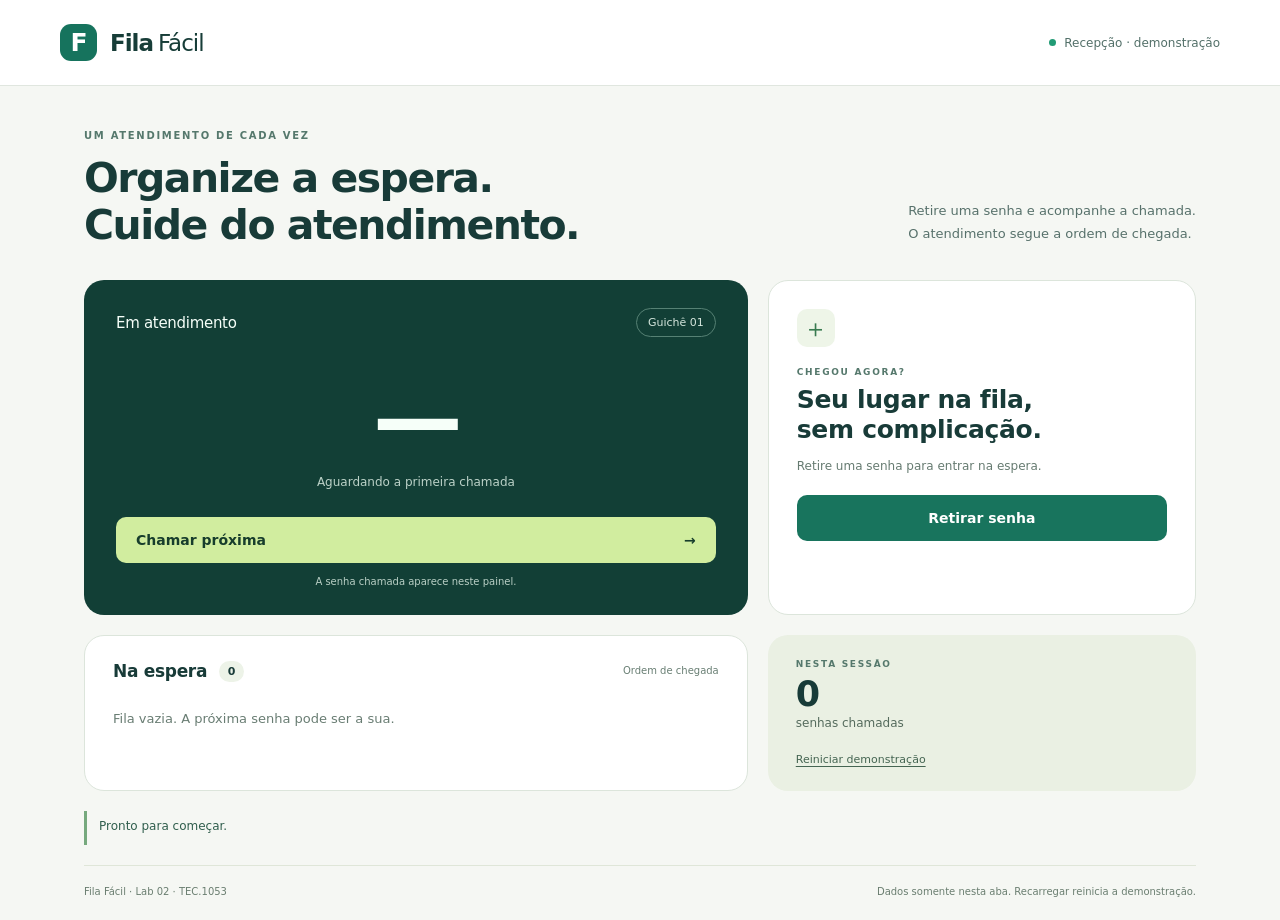
<file: index.html>
<!doctype html>
<html lang="pt-BR">
<head>
  <meta charset="utf-8"><meta name="viewport" content="width=device-width,initial-scale=1">
  <meta name="color-scheme" content="light"><title>Fila Fácil · Recepção</title>
  <link rel="icon" href="data:,"><link rel="stylesheet" href="src/estilo.css">
  <script src="src/fila.js" defer></script><script src="src/app.js" defer></script>
</head>
<body>
  <header class="topo"><a class="marca" href="./"><span class="simbolo" aria-hidden="true">F</span> Fila<span>Fácil</span></a><span class="ambiente"><i></i> Recepção · demonstração</span></header>
  <main>
    <div class="introducao"><div><p class="sobretitulo">UM ATENDIMENTO DE CADA VEZ</p><h1>Organize a espera.<br>Cuide do atendimento.</h1></div><p>Retire uma senha e acompanhe a chamada.<br>O atendimento segue a ordem de chegada.</p></div>
    <div class="grade">
      <section class="painel" aria-labelledby="titulo-painel">
        <div class="linha"><h2 id="titulo-painel">Em atendimento</h2><span class="selo">Guichê 01</span></div>
        <div class="senha-atual" id="senha-atual" aria-live="polite">—</div>
        <p class="legenda" id="legenda-atual">Aguardando a primeira chamada</p>
        <button class="botao chamar" id="chamar" type="button">Chamar próxima <span aria-hidden="true">→</span></button>
        <p class="nota-painel">A senha chamada aparece neste painel.</p>
      </section>
      <section class="emissao" aria-labelledby="titulo-emissao">
        <span class="icone-ticket" aria-hidden="true">＋</span><p class="sobretitulo">CHEGOU AGORA?</p><h2 id="titulo-emissao">Seu lugar na fila, <br>sem complicação.</h2>
        <p>Retire uma senha para entrar na espera.</p>
        <button class="botao emitir" id="emitir" type="button">Retirar senha</button>
        <div class="comprovante" id="comprovante" hidden><span>Sua senha</span><strong id="ultima-emitida"></strong><small>Acompanhe o painel de chamadas.</small></div>
      </section>
      <section class="espera" aria-labelledby="titulo-espera">
        <div class="linha"><h2 id="titulo-espera">Na espera <span id="quantidade" class="contador">0</span></h2><span class="discreto">Ordem de chegada</span></div>
        <p id="fila-vazia" class="vazio">Fila vazia. A próxima senha pode ser a sua.</p><ol id="lista-espera" aria-label="Senhas aguardando"></ol>
      </section>
      <aside class="resumo"><p class="sobretitulo">NESTA SESSÃO</p><strong id="total-chamadas">0</strong><p>senhas chamadas</p><button id="reiniciar" class="link-botao" type="button">Reiniciar demonstração</button></aside>
    </div>
    <p id="mensagem" role="status" aria-live="polite" class="mensagem">Pronto para começar.</p>
    <footer><span>Fila Fácil · Lab 02 · TEC.1053</span><span>Dados somente nesta aba. Recarregar reinicia a demonstração.</span></footer>
  </main>
  <dialog id="confirmacao" aria-labelledby="titulo-confirmacao" aria-describedby="texto-confirmacao"><h2 id="titulo-confirmacao">Reiniciar a fila?</h2><p id="texto-confirmacao">As senhas desta demonstração serão apagadas e a numeração voltará a N001.</p><form method="dialog"><button class="botao cancelar" value="cancelar" autofocus>Cancelar</button><button class="botao confirmar" value="confirmar">Sim, reiniciar</button></form></dialog>
</body></html>
</file>
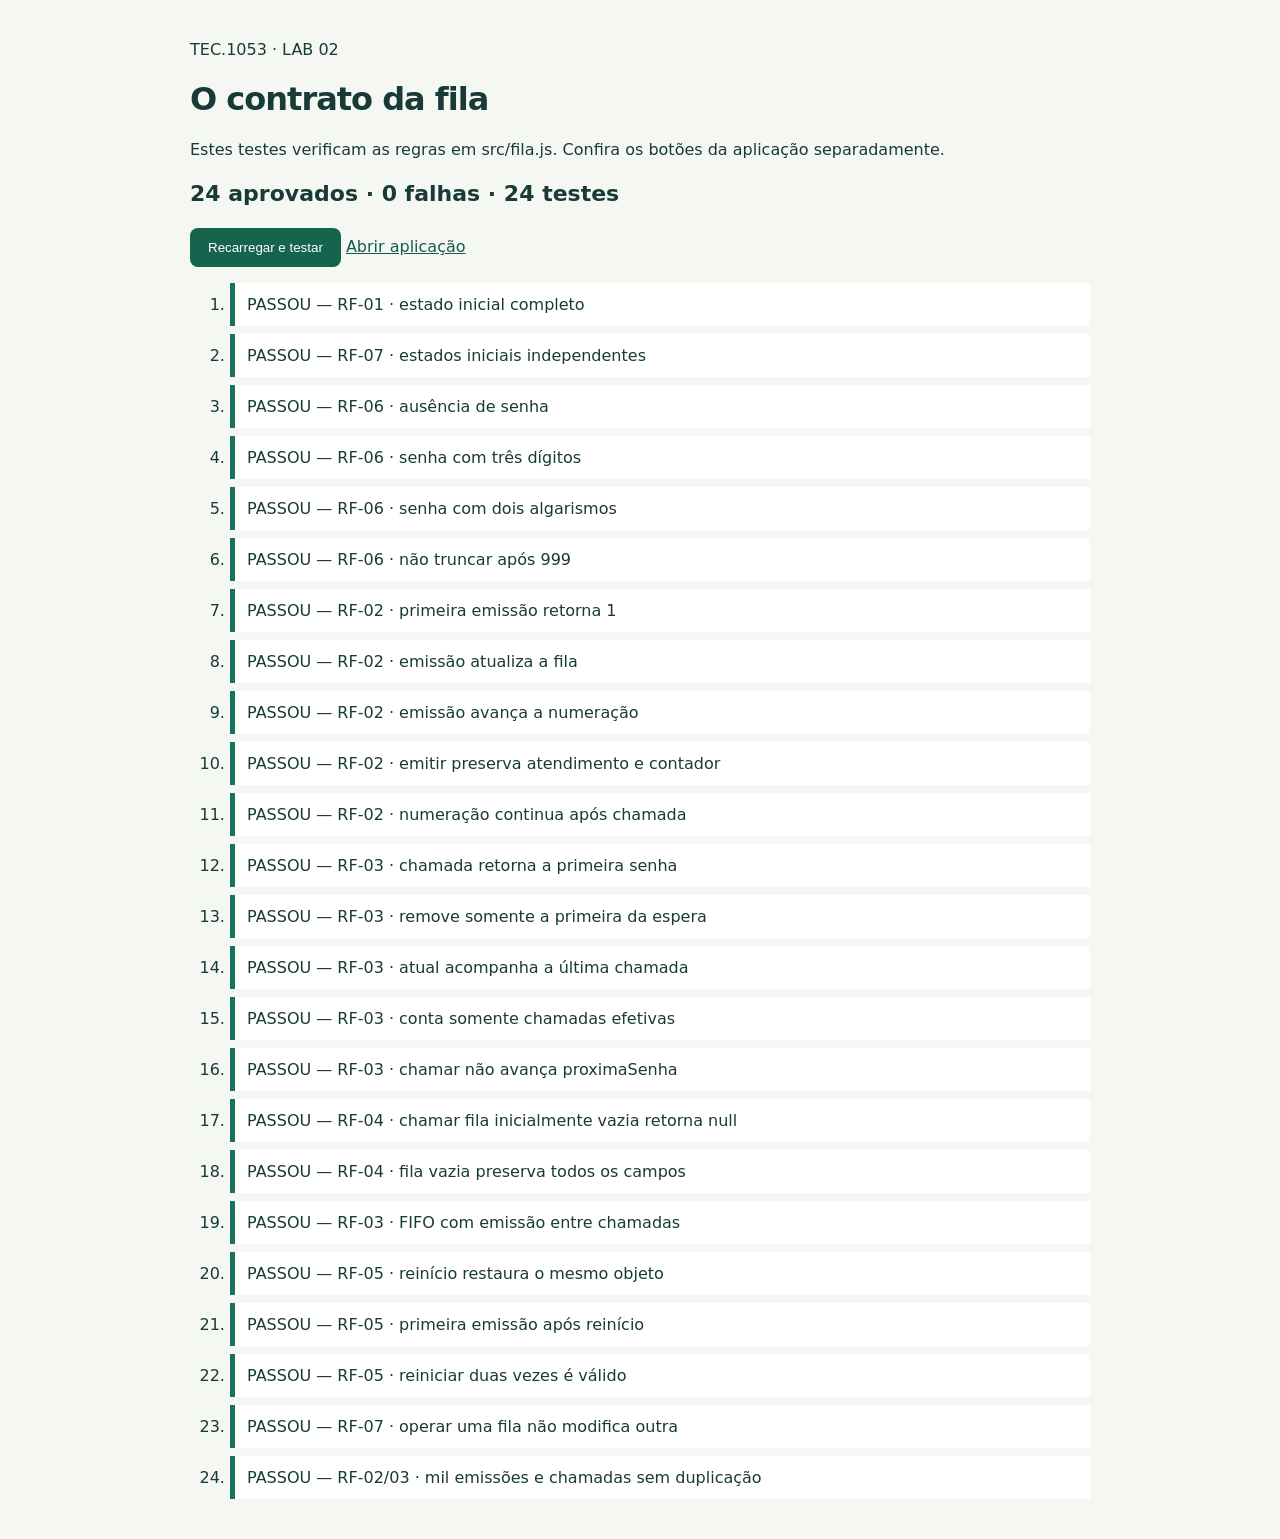
<file: tests/index.html>
<!doctype html><html lang="pt-BR"><head><meta charset="utf-8"><meta name="viewport" content="width=device-width,initial-scale=1"><title>Testes · Fila Fácil</title><link rel="icon" href="data:,"><style>body{font:16px system-ui;max-width:900px;margin:40px auto;padding:0 24px;background:#f5f7f3;color:#183b38}h1{letter-spacing:-1px}li{padding:12px;margin:8px 0;background:white;border-left:5px solid #16735d;overflow-wrap:anywhere}.falha{border-color:#b44132}small{display:block;color:#6b3429;margin-top:7px}button{padding:12px 18px;background:#16634e;color:white;border:0;border-radius:8px;cursor:pointer}a{color:#165b49}#resumo{font-size:22px;font-weight:700}</style><script src="../src/fila.js" defer></script><script src="casos.js" defer></script><script src="navegador.js" defer></script></head><body><p>TEC.1053 · LAB 02</p><h1>O contrato da fila</h1><p>Estes testes verificam as regras em src/fila.js. Confira os botões da aplicação separadamente.</p><p id="resumo" role="status">Executando…</p><button onclick="location.reload()">Recarregar e testar</button> <a href="../" target="_blank" rel="noopener">Abrir aplicação</a><ol id="resultados"></ol></body></html>
</file>
<file: src/estilo.css>
*{box-sizing:border-box} :root{font-family:Inter,ui-sans-serif,system-ui,-apple-system,BlinkMacSystemFont,"Segoe UI",sans-serif;color:#183b38;background:#f5f7f3;font-synthesis:none} body{margin:0}button,a{-webkit-tap-highlight-color:transparent}button{font:inherit;cursor:pointer}button:focus-visible,a:focus-visible{outline:3px solid #dc8c21;outline-offset:5px}.topo{padding:24px max(24px,calc((100vw - 1160px)/2));display:flex;justify-content:space-between;align-items:center;background:#fff;border-bottom:1px solid #e0e6df}.marca{color:#173d38;text-decoration:none;font-weight:800;font-size:23px;display:flex;align-items:center;gap:5px;letter-spacing:-1px}.marca>span:last-child{font-weight:450}.simbolo{display:grid;place-items:center;background:#16735d;color:white;width:37px;height:37px;border-radius:11px;margin-right:8px;font-size:25px}.ambiente{font-size:12px;color:#537069;display:flex;align-items:center;gap:8px}.ambiente i{height:7px;width:7px;border-radius:50%;background:#219b75}main{max-width:1160px;margin:auto;padding:44px 24px 20px}.introducao{display:flex;justify-content:space-between;align-items:flex-end;gap:24px;margin-bottom:32px}.sobretitulo{font-size:10px;letter-spacing:1.7px;font-weight:750;color:#55786c;margin:0 0 14px}h1{font-size:clamp(28px,3.2vw,42px);letter-spacing:-1.5px;line-height:1.14;margin:0;font-weight:650}.introducao>p{font-size:13px;line-height:1.8;color:#57716b;margin:0 0 3px}.grade{display:grid;grid-template-columns:1.55fr 1fr;gap:20px}section,aside{border-radius:20px}h2{font-size:17px;margin:0;font-weight:600;letter-spacing:-.3px}.linha{display:flex;align-items:center;justify-content:space-between;gap:10px}.painel{background:#123f36;color:#f6fff9;padding:28px 32px;text-align:center;position:relative;overflow:hidden}.painel h2{font-size:15px;font-weight:500}.selo{font-size:11px;padding:7px 11px;border:1px solid #568174;border-radius:30px;color:#d5e6dd}.senha-atual{font-size:clamp(60px,7vw,94px);line-height:1.2;font-weight:550;letter-spacing:-4px;margin:28px 0 2px;font-variant-numeric:tabular-nums}.legenda{font-size:12px;color:#bcd2c8;margin:0 0 28px}.botao{border:0;border-radius:10px;padding:15px 20px;font-weight:650;font-size:14px}.chamar{background:#d1ed9f;color:#173d2c;width:100%;display:flex;justify-content:space-between}.chamar:hover{background:#e0f6b7}.nota-painel{font-size:10px;color:#bad0c6;margin:13px 0 0}.emissao{background:#fff;border:1px solid #dce5db;padding:28px}.icone-ticket{display:grid;place-items:center;width:38px;height:38px;background:#eef5e8;color:#397b50;border-radius:10px;font-size:25px;margin-bottom:20px}.emissao .sobretitulo{font-size:9px;margin-bottom:8px}.emissao h2{font-size:25px;line-height:1.2}.emissao>p:not(.sobretitulo){color:#667b71;font-size:12px;line-height:1.5}.emitir{background:#18745d;color:#fff;width:100%;margin-top:8px}.emitir:hover{background:#115642}.comprovante{margin-top:17px;padding-top:14px;border-top:1px dashed #c8d7c8;display:flex;align-items:center;gap:10px;flex-wrap:wrap}.comprovante[hidden]{display:none}.comprovante span,.comprovante small{font-size:11px;color:#536f62}.comprovante strong{font-size:24px;color:#14694f}.comprovante small{flex-basis:100%}.espera{padding:25px 28px;background:#fff;border:1px solid #dce5db;min-height:153px}.contador{font-size:11px;background:#edf3e8;padding:4px 9px;border-radius:20px;margin-left:6px;vertical-align:middle}.discreto{color:#687e73;font-size:10px}.vazio{font-size:13px;color:#697d73;margin:30px 0 5px}ol{padding:0;list-style:none;display:flex;flex-wrap:wrap;gap:9px;margin:22px 0 0}li{background:#f0f5eb;border:1px solid #dce7d5;padding:10px 16px;border-radius:9px;font-size:16px;font-weight:600;font-variant-numeric:tabular-nums}.resumo{background:#eaf0e3;padding:24px 28px;position:relative}.resumo .sobretitulo{font-size:9px;margin-bottom:8px}.resumo>strong{font-size:35px;line-height:1}.resumo>p:not(.sobretitulo){font-size:12px;margin:4px 0 18px;color:#556b5d}.link-botao{background:none;border:0;padding:0;color:#456552;font-size:11px;text-decoration:underline;text-underline-offset:3px}.mensagem{border-left:3px solid #76a97d;padding:8px 12px;font-size:12px;min-height:34px;margin:20px 0;color:#305e4d}footer{display:flex;justify-content:space-between;gap:15px;font-size:10px;color:#6a7e70;border-top:1px solid #dfe6d8;padding-top:18px;line-height:1.6}dialog{border:1px solid #dce5db;border-radius:18px;padding:30px;max-width:430px;width:calc(100% - 32px);color:#183b38;box-shadow:0 22px 80px #153a3833}dialog::backdrop{background:#102d2870}dialog p{font-size:14px;line-height:1.6;color:#5a7165}dialog form{display:flex;gap:10px;justify-content:flex-end;margin-top:24px}.cancelar{background:#edf2e7;color:#345240}.confirmar{background:#176f58;color:white}@media(max-width:700px){.topo{padding:18px 20px}.ambiente{font-size:10px}.marca{font-size:20px}main{padding:28px 18px 20px}.introducao{display:block}.introducao>p{margin-top:16px}.grade{grid-template-columns:1fr}.painel{padding:24px}.senha-atual{font-size:80px}.emissao h2 br{display:none}.emissao{padding:24px}.emissao .icone-ticket{display:none}.resumo{padding:24px}.espera{padding:24px}footer{flex-direction:column;gap:4px}}@media(prefers-reduced-motion:reduce){*{scroll-behavior:auto}}
</file>
